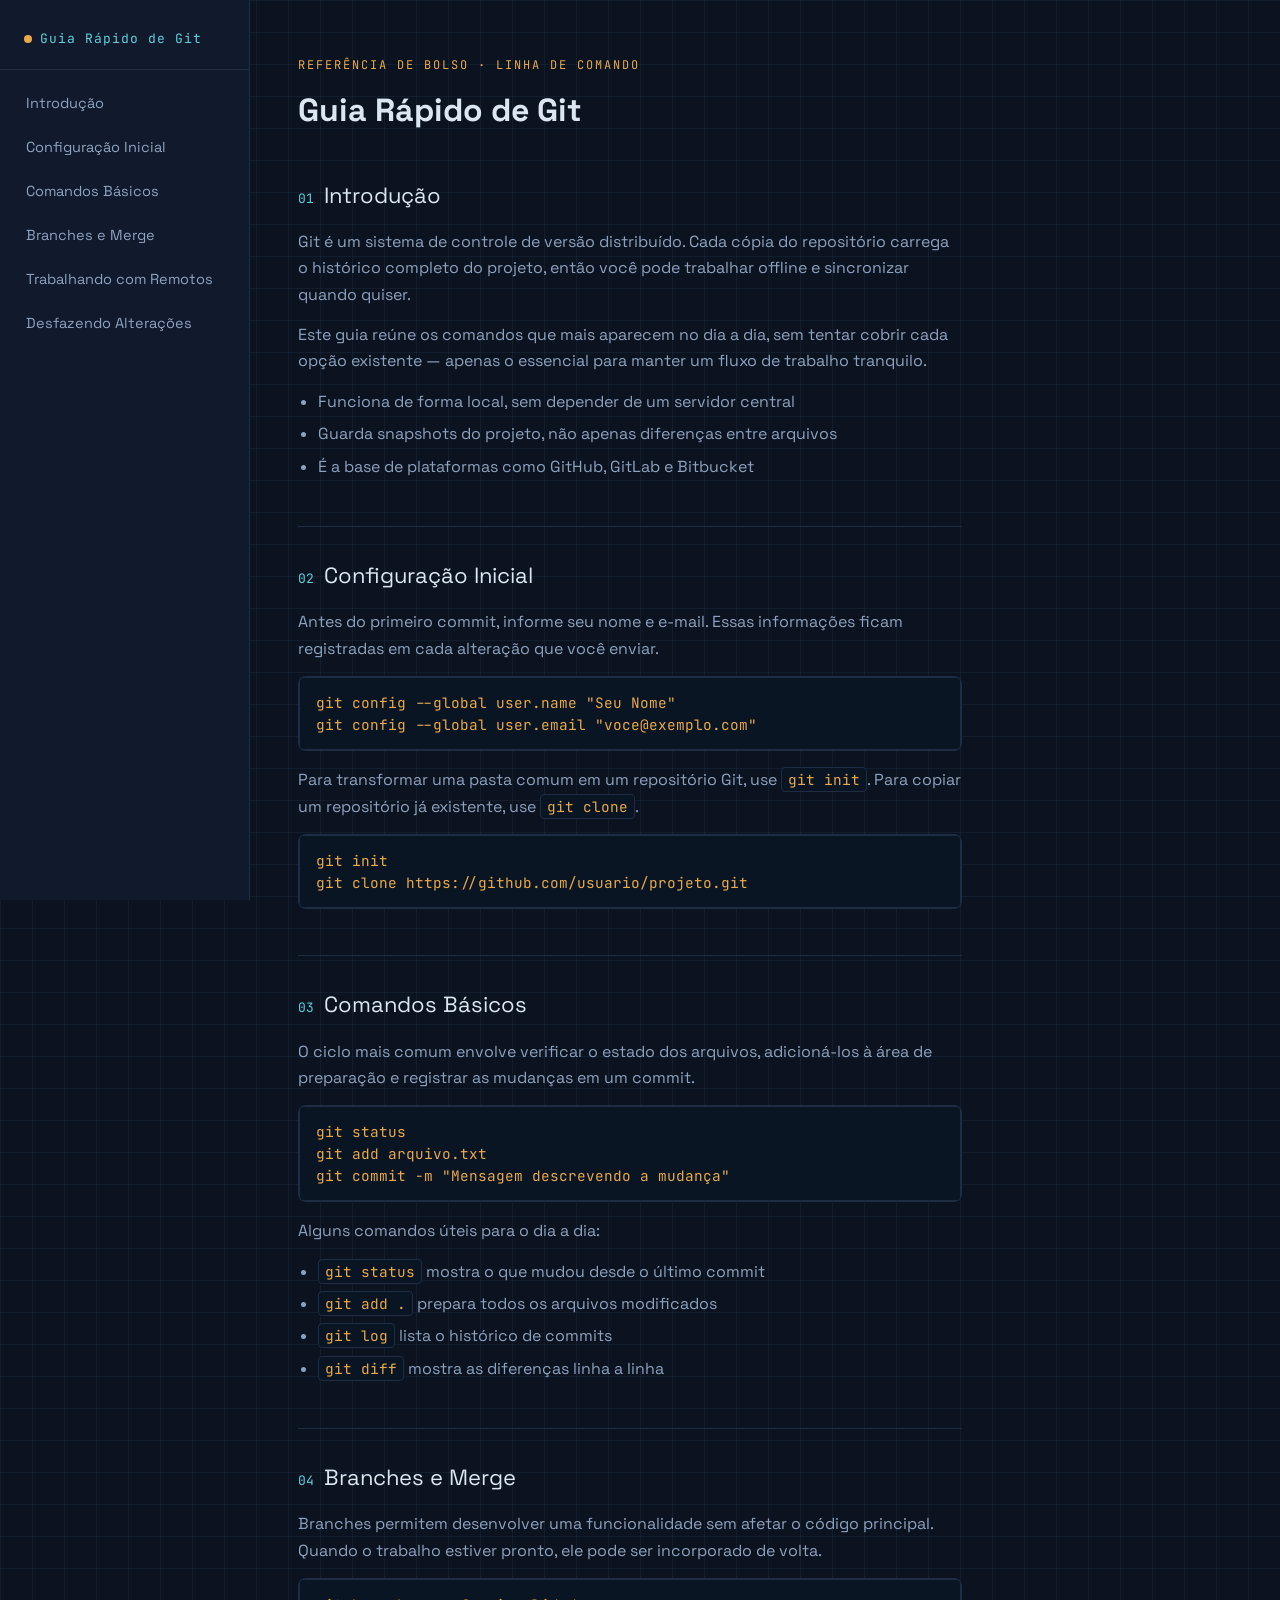
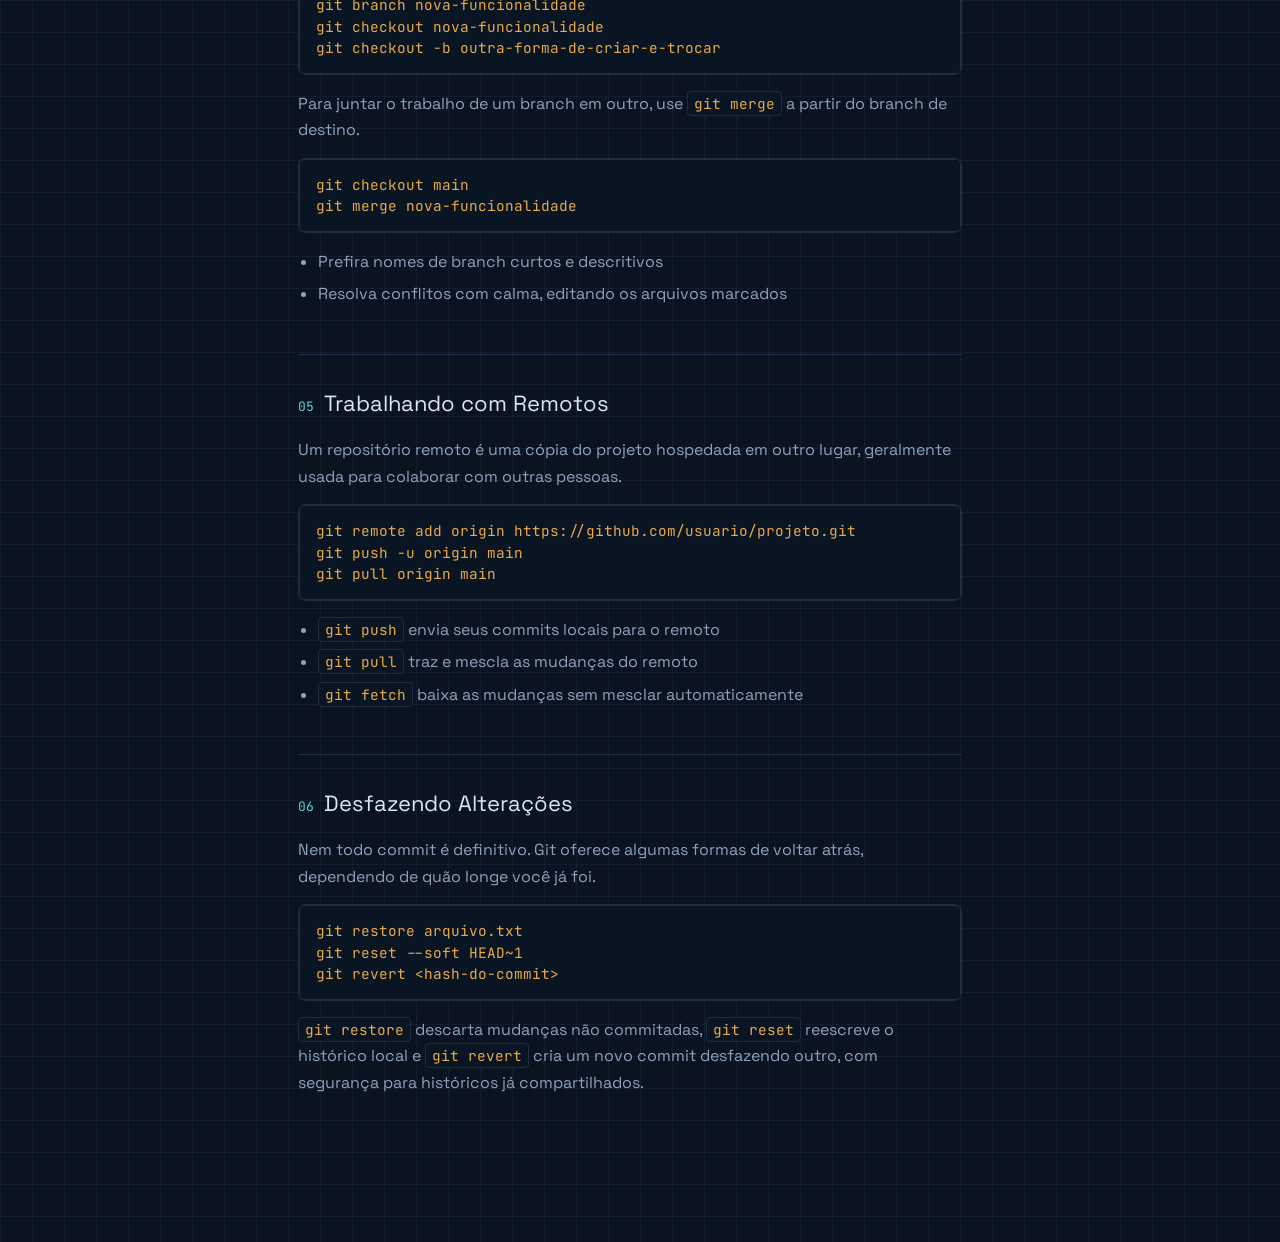
<file: Full-stack legacy/Legacy Responsive Web Design V8/Página Técnica de Documentação/index.html>
<!DOCTYPE html>
<html lang="pt-BR">
<head>
<meta charset="UTF-8">
<meta name="viewport" content="width=device-width, initial-scale=1.0">
<title>Guia Rápido de Git &mdash; Documentação</title>
<link rel="preconnect" href="https://fonts.googleapis.com">
<link href="https://fonts.googleapis.com/css2?family=Space+Grotesk:wght@500;700&family=JetBrains+Mono:wght@400;600&display=swap" rel="stylesheet">
<style>
  :root{
    --bg: #0b1220;
    --bg-line: rgba(102,163,210,0.08);
    --panel: #101a2c;
    --panel-border: #1e2c44;
    --ink: #dbe6f2;
    --ink-soft: #8fa2bd;
    --cyan: #5fd0d9;
    --amber: #e8a94a;
    --code-bg: #0a1524;
  }

  *{ box-sizing: border-box; }

  html{ scroll-behavior: smooth; }

  body{
    margin: 0;
    background: var(--bg);
    background-image:
      linear-gradient(var(--bg-line) 1px, transparent 1px),
      linear-gradient(90deg, var(--bg-line) 1px, transparent 1px);
    background-size: 32px 32px;
    color: var(--ink);
    font-family: 'Space Grotesk', Arial, sans-serif;
    line-height: 1.65;
  }

  a{ color: var(--cyan); }

  code{
    font-family: 'JetBrains Mono', monospace;
    background: var(--code-bg);
    border: 1px solid var(--panel-border);
    color: var(--amber);
    padding: 2px 6px;
    border-radius: 4px;
    font-size: 0.9em;
  }

  pre code{
    display: block;
    padding: 14px 16px;
    overflow-x: auto;
    line-height: 1.5;
  }

  /* ---------- NAV ---------- */
  #navbar{
    position: fixed;
    top: 0;
    left: 0;
    width: 250px;
    height: 100vh;
    background: var(--panel);
    border-right: 1px solid var(--panel-border);
    overflow-y: auto;
    padding: 28px 0 40px;
  }

  #navbar header{
    font-family: 'JetBrains Mono', monospace;
    font-size: 13px;
    letter-spacing: 1px;
    color: var(--cyan);
    padding: 0 24px 20px;
    border-bottom: 1px solid var(--panel-border);
    margin-bottom: 12px;
  }

  #navbar header .dot{
    display: inline-block;
    width: 8px;
    height: 8px;
    border-radius: 50%;
    background: var(--amber);
    margin-right: 8px;
  }

  .nav-link{
    display: block;
    padding: 10px 24px;
    color: var(--ink-soft);
    text-decoration: none;
    font-size: 14.5px;
    border-left: 2px solid transparent;
    transition: background 0.15s ease, color 0.15s ease, border-color 0.15s ease;
  }

  .nav-link:hover{
    background: rgba(95,208,217,0.08);
    color: var(--ink);
    border-left-color: var(--cyan);
  }

  /* ---------- MAIN ---------- */
  #main-doc{
    margin-left: 250px;
    max-width: 760px;
    padding: 56px 48px 100px;
  }

  .doc-eyebrow{
    font-family: 'JetBrains Mono', monospace;
    font-size: 12px;
    letter-spacing: 2px;
    text-transform: uppercase;
    color: var(--amber);
    margin: 0 0 8px;
  }

  .doc-title{
    font-size: 32px;
    margin: 0 0 40px;
  }

  .main-section{
    padding-top: 30px;
    margin-bottom: 46px;
    border-top: 1px solid var(--panel-border);
  }

  .main-section:first-of-type{
    border-top: none;
    padding-top: 0;
  }

  .main-section header{
    font-size: 22px;
    color: var(--ink);
    margin: 0 0 16px;
    display: flex;
    align-items: baseline;
    gap: 10px;
  }

  .main-section header::before{
    content: attr(data-index);
    font-family: 'JetBrains Mono', monospace;
    font-size: 13px;
    color: var(--cyan);
  }

  .main-section p{
    color: var(--ink-soft);
    margin: 0 0 14px;
  }

  .main-section ul{
    color: var(--ink-soft);
    padding-left: 20px;
    margin: 0 0 16px;
  }

  .main-section li{
    margin-bottom: 6px;
  }

  .main-section pre{
    margin: 0 0 16px;
    background: var(--code-bg);
    border: 1px solid var(--panel-border);
    border-radius: 8px;
  }

  @media (max-width: 800px){
    #navbar{
      width: 190px;
      padding: 20px 0 30px;
    }
    #navbar header{
      padding: 0 16px 16px;
      font-size: 11.5px;
    }
    .nav-link{
      padding: 9px 16px;
      font-size: 13px;
    }
    #main-doc{
      margin-left: 190px;
      padding: 40px 22px 80px;
    }
    .doc-title{ font-size: 26px; }
  }
</style>
</head>
<body>

  <nav id="navbar">
    <header><span class="dot"></span>Guia Rápido de Git</header>
    <a class="nav-link" href="#Introdução">Introdução</a>
    <a class="nav-link" href="#Configuração_Inicial">Configuração Inicial</a>
    <a class="nav-link" href="#Comandos_Básicos">Comandos Básicos</a>
    <a class="nav-link" href="#Branches_e_Merge">Branches e Merge</a>
    <a class="nav-link" href="#Trabalhando_com_Remotos">Trabalhando com Remotos</a>
    <a class="nav-link" href="#Desfazendo_Alterações">Desfazendo Alterações</a>
  </nav>

  <main id="main-doc">
    <p class="doc-eyebrow">Referência de bolso &middot; linha de comando</p>
    <h1 class="doc-title">Guia Rápido de Git</h1>

    <section class="main-section" id="Introdução">
      <header data-index="01">Introdução</header>
      <p>Git é um sistema de controle de versão distribuído. Cada cópia do repositório carrega o histórico completo do projeto, então você pode trabalhar offline e sincronizar quando quiser.</p>
      <p>Este guia reúne os comandos que mais aparecem no dia a dia, sem tentar cobrir cada opção existente — apenas o essencial para manter um fluxo de trabalho tranquilo.</p>
      <ul>
        <li>Funciona de forma local, sem depender de um servidor central</li>
        <li>Guarda snapshots do projeto, não apenas diferenças entre arquivos</li>
        <li>É a base de plataformas como GitHub, GitLab e Bitbucket</li>
      </ul>
    </section>

    <section class="main-section" id="Configuração_Inicial">
      <header data-index="02">Configuração Inicial</header>
      <p>Antes do primeiro commit, informe seu nome e e-mail. Essas informações ficam registradas em cada alteração que você enviar.</p>
      <pre><code>git config --global user.name "Seu Nome"
git config --global user.email "voce@exemplo.com"</code></pre>
      <p>Para transformar uma pasta comum em um repositório Git, use <code>git init</code>. Para copiar um repositório já existente, use <code>git clone</code>.</p>
      <pre><code>git init
git clone https://github.com/usuario/projeto.git</code></pre>
    </section>

    <section class="main-section" id="Comandos_Básicos">
      <header data-index="03">Comandos Básicos</header>
      <p>O ciclo mais comum envolve verificar o estado dos arquivos, adicioná-los à área de preparação e registrar as mudanças em um commit.</p>
      <pre><code>git status
git add arquivo.txt
git commit -m "Mensagem descrevendo a mudança"</code></pre>
      <p>Alguns comandos úteis para o dia a dia:</p>
      <ul>
        <li><code>git status</code> mostra o que mudou desde o último commit</li>
        <li><code>git add .</code> prepara todos os arquivos modificados</li>
        <li><code>git log</code> lista o histórico de commits</li>
        <li><code>git diff</code> mostra as diferenças linha a linha</li>
      </ul>
    </section>

    <section class="main-section" id="Branches_e_Merge">
      <header data-index="04">Branches e Merge</header>
      <p>Branches permitem desenvolver uma funcionalidade sem afetar o código principal. Quando o trabalho estiver pronto, ele pode ser incorporado de volta.</p>
      <pre><code>git branch nova-funcionalidade
git checkout nova-funcionalidade
git checkout -b outra-forma-de-criar-e-trocar</code></pre>
      <p>Para juntar o trabalho de um branch em outro, use <code>git merge</code> a partir do branch de destino.</p>
      <pre><code>git checkout main
git merge nova-funcionalidade</code></pre>
      <ul>
        <li>Prefira nomes de branch curtos e descritivos</li>
        <li>Resolva conflitos com calma, editando os arquivos marcados</li>
      </ul>
    </section>

    <section class="main-section" id="Trabalhando_com_Remotos">
      <header data-index="05">Trabalhando com Remotos</header>
      <p>Um repositório remoto é uma cópia do projeto hospedada em outro lugar, geralmente usada para colaborar com outras pessoas.</p>
      <pre><code>git remote add origin https://github.com/usuario/projeto.git
git push -u origin main
git pull origin main</code></pre>
      <ul>
        <li><code>git push</code> envia seus commits locais para o remoto</li>
        <li><code>git pull</code> traz e mescla as mudanças do remoto</li>
        <li><code>git fetch</code> baixa as mudanças sem mesclar automaticamente</li>
      </ul>
    </section>

    <section class="main-section" id="Desfazendo_Alterações">
      <header data-index="06">Desfazendo Alterações</header>
      <p>Nem todo commit é definitivo. Git oferece algumas formas de voltar atrás, dependendo de quão longe você já foi.</p>
      <pre><code>git restore arquivo.txt
git reset --soft HEAD~1
git revert &lt;hash-do-commit&gt;</code></pre>
      <p><code>git restore</code> descarta mudanças não commitadas, <code>git reset</code> reescreve o histórico local e <code>git revert</code> cria um novo commit desfazendo outro, com segurança para históricos já compartilhados.</p>
    </section>
  </main>

</body>
</html>
</file>
